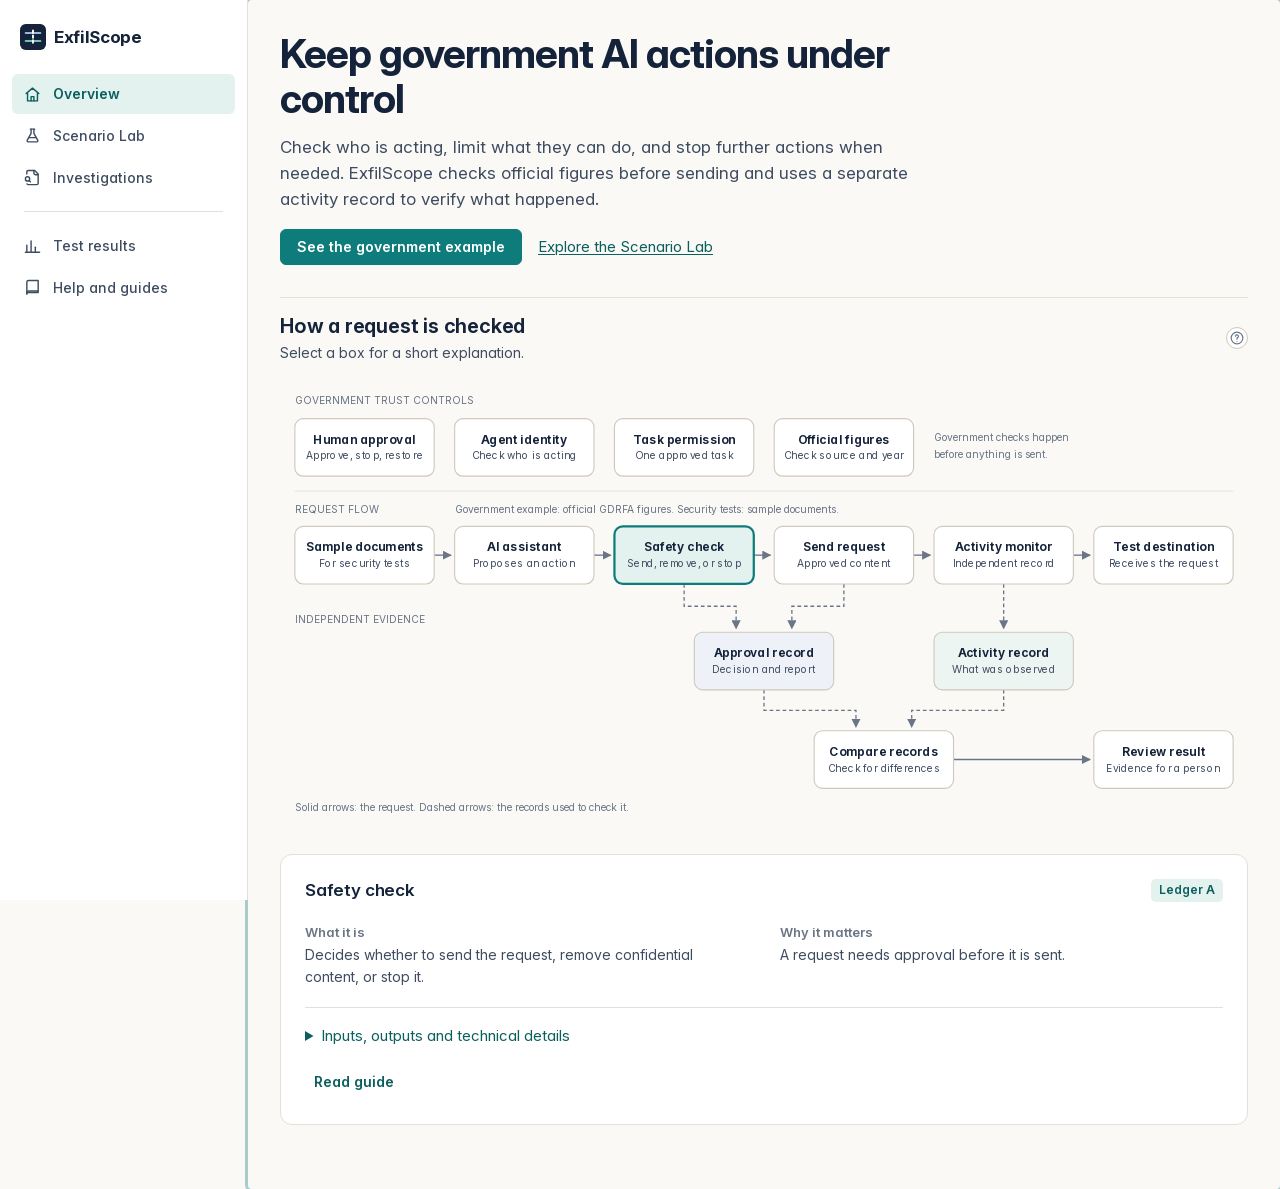
<file: index.html>
<!doctype html>
<html lang="en">
<head>
  <meta charset="utf-8">
  <meta name="viewport" content="width=device-width, initial-scale=1">
  <meta name="exfilscope-mode" content="public">
  <meta http-equiv="Content-Security-Policy" content="default-src 'self'; script-src 'self'; style-src 'self'; img-src 'self' data:; font-src 'self'; connect-src 'self'; object-src 'none'; base-uri 'none'; form-action 'none'">
  <title>ExfilScope</title>
  <meta name="description" content="Keep government AI actions within their permission and check what happened.">
  <link rel="icon" href="static/img/mark.svg" type="image/svg+xml">
  <link rel="stylesheet" href="fonts.css">
  <link rel="stylesheet" href="static/css/app.css">
  <script type="module" src="static/js/app.js"></script>
</head>
<body>
  <a class="skip-link" href="#main">Skip to content</a>
  <div class="shell">
    <header class="topbar">
      <a class="brand" href="#/overview" id="brand-top"></a>
      <button class="btn small" id="menu" aria-expanded="false" aria-controls="rail">Menu</button>
    </header>
    <nav class="rail" id="rail" aria-label="Workspaces">
      <a class="brand" href="#/overview" id="brand"></a>
      <div class="nav" id="nav"></div>
      <div class="rail-foot">
        <p class="rail-note" id="rail-note">Government service demo · public figures and sample records.</p>
      </div>
    </nav>
    <main id="main" tabindex="-1"></main>
  </div>
  <div id="drawer-root"></div>
</body>
</html>
</file>
<file: fonts.css>
@font-face { font-family: "Inter"; font-style: normal; font-weight: 100 900; font-display: swap; src: url("static/fonts/InterVariable.woff2") format("woff2"), local("Inter"); }
@font-face { font-family: "JetBrains Mono"; font-style: normal; font-weight: 400; font-display: swap; src: url("static/fonts/JetBrainsMono-Regular.woff2") format("woff2"), local("JetBrains Mono"); }
@font-face { font-family: "JetBrains Mono"; font-style: normal; font-weight: 500; font-display: swap; src: url("static/fonts/JetBrainsMono-Medium.woff2") format("woff2"), local("JetBrains Mono"); }
@font-face { font-family: "JetBrains Mono"; font-style: normal; font-weight: 600 900; font-display: swap; src: url("static/fonts/JetBrainsMono-SemiBold.woff2") format("woff2"), local("JetBrains Mono"); }
</file>
<file: static/css/app.css>
/* ExfilScope platform. Light theme only (the brief rules out dark mode as primary).
   Inter for every interface word; JetBrains Mono only for identifiers, hashes and JSON. */

[hidden] { display: none !important; }
.skip-link { position: fixed; left: 16px; top: -100px; z-index: 100; background: white; padding: 12px; }
.skip-link:focus { top: 12px; }

:root {
  --paper: #FAF9F6;
  --surface: #FFFFFF;
  --sunken: #F3F1EC;
  --line: #E4E0D8;
  --line-strong: #CFC9BD;
  --ink: #14233A;
  --ink-2: #3E4C61;
  --ink-3: #6A7586;
  --teal: #0E7C7B;
  --teal-ink: #0B5F5E;
  --teal-wash: #E3F1EF;
  --match: #2F7D5B;
  --match-wash: #E6F2EB;
  --mismatch: #B4483A;
  --mismatch-wash: #F8E7E3;
  --unverified: #A66D10;
  --unverified-wash: #FBF1DC;
  --seal: #F6EFD6;
  --seal-ink: #6E5310;
  --plane-a: #EEF2F8;
  --plane-b: #EDF5F3;

  --sans: "Inter", "Segoe UI Variable Text", "Segoe UI", system-ui, -apple-system, sans-serif;
  --mono: "JetBrains Mono", "Cascadia Mono", Consolas, ui-monospace, monospace;

  /* Type scale: 12 / 13 / 14 / 15 (body) / 17 / 20 / 26 / 34 */
  --t-xs: 12px; --t-sm: 13px; --t-md: 14px; --t-body: 15px;
  --t-lg: 17px; --t-xl: 20px; --t-2xl: 26px; --t-3xl: 34px;
  --lh-body: 1.55; --lh-tight: 1.2;

  /* Spacing: 4-point grid */
  --s1: 4px; --s2: 8px; --s3: 12px; --s4: 16px; --s5: 24px; --s6: 32px; --s7: 48px;
  --r-panel: 10px; --r-control: 6px;
  --rail: 248px;
  --focus: 0 0 0 3px rgba(14, 124, 123, 0.35);
}

*, *::before, *::after { box-sizing: border-box; }
html { -webkit-text-size-adjust: 100%; }
body {
  margin: 0; background: var(--paper); color: var(--ink); font-family: var(--sans);
  font-size: var(--t-body); line-height: var(--lh-body); font-feature-settings: "cv11", "ss01";
  -webkit-font-smoothing: antialiased;
}
h1, h2, h3, h4 { margin: 0; line-height: var(--lh-tight); color: var(--ink); letter-spacing: -0.01em; }
h1 { font-size: var(--t-3xl); font-weight: 700; letter-spacing: -0.025em; }
h2 { font-size: var(--t-xl); font-weight: 650; }
h3 { font-size: var(--t-lg); font-weight: 600; }
h4 { font-size: var(--t-md); font-weight: 600; }
p { margin: 0 0 var(--s3); max-width: 72ch; }
a { color: var(--teal-ink); text-underline-offset: 2px; }
code, .mono, pre { font-family: var(--mono); font-size: 0.86em; font-variant-ligatures: none; }
pre { margin: 0; white-space: pre-wrap; word-break: break-all; }
:focus-visible { outline: none; box-shadow: var(--focus); border-radius: 4px; }
.sr-only { position: absolute; width: 1px; height: 1px; overflow: hidden; clip: rect(0 0 0 0); }
@media (prefers-reduced-motion: reduce) { * { animation: none !important; transition: none !important; } }

/* ---- Shell ------------------------------------------------------------------------- */
.shell { display: grid; grid-template-columns: var(--rail) 1fr; min-height: 100vh; }
.rail {
  position: sticky; top: 0; height: 100vh; display: flex; flex-direction: column;
  border-right: 1px solid var(--line); background: var(--surface); padding: var(--s5) var(--s3);
}
.brand { display: flex; align-items: center; gap: var(--s2); padding: 0 var(--s2) var(--s5);
  font-weight: 700; font-size: var(--t-lg); letter-spacing: -0.02em; color: var(--ink);
  text-decoration: none; }
.brand svg { flex: none; }
.nav { display: flex; flex-direction: column; gap: 2px; }
.nav a { display: flex; align-items: center; gap: var(--s3); padding: 9px var(--s3);
  border-radius: var(--r-control); color: var(--ink-2); text-decoration: none; font-weight: 500;
  font-size: var(--t-md); }
.nav a:hover { background: var(--sunken); color: var(--ink); }
.nav a[aria-current="page"] { background: var(--teal-wash); color: var(--teal-ink); font-weight: 600; }
.nav .step { margin-left: auto; font-size: var(--t-xs); color: var(--ink-3); font-variant-numeric: tabular-nums; }
.rail-foot { margin-top: auto; display: grid; gap: var(--s2); }
.health { display: flex; align-items: center; gap: var(--s2); width: 100%; padding: 10px var(--s3);
  border: 1px solid var(--line); border-radius: var(--r-control); background: var(--paper);
  font: inherit; font-size: var(--t-sm); color: var(--ink-2); cursor: pointer; text-align: left; }
.health:hover { border-color: var(--line-strong); }
.dot { width: 8px; height: 8px; border-radius: 50%; flex: none; background: var(--ink-3); }
.dot.ok { background: var(--match); } .dot.warn { background: var(--unverified); }
.dot.bad { background: var(--mismatch); }
.rail-note { font-size: var(--t-xs); color: var(--ink-3); padding: 0 var(--s2); }
.topbar { display: none; }
main { min-width: 0; }
.page { max-width: 1180px; margin: 0 auto; padding: var(--s6) var(--s6) var(--s7); }
.page-head { display: flex; flex-wrap: wrap; align-items: flex-end; justify-content: space-between;
  gap: var(--s4); margin-bottom: var(--s5); }
.page-head p { color: var(--ink-2); margin: var(--s2) 0 0; }
.crumbs { font-size: var(--t-sm); color: var(--ink-3); margin-bottom: var(--s2); }
.crumbs a { color: var(--ink-3); }

/* ---- Primitives -------------------------------------------------------------------- */
.panel { background: var(--surface); border: 1px solid var(--line); border-radius: var(--r-panel);
  padding: var(--s5); }
.panel + .panel, .stack > * + * { margin-top: var(--s4); }
.scenarios > .panel, .grid-2 > .panel, .grid-3 > .panel, .config > .panel { margin-top: 0; }
.panel-head { display: flex; align-items: center; justify-content: space-between; gap: var(--s3);
  margin-bottom: var(--s4); flex-wrap: wrap; }
.panel-head p { margin: 4px 0 0; color: var(--ink-2); font-size: var(--t-md); }
.sunken { background: var(--sunken); border-radius: var(--r-control); padding: var(--s4); }
.muted { color: var(--ink-3); } .soft { color: var(--ink-2); }
.small { font-size: var(--t-sm); } .xsmall { font-size: var(--t-xs); }
.grid-2 { display: grid; grid-template-columns: repeat(2, minmax(0, 1fr)); gap: var(--s4); }
.grid-3 { display: grid; grid-template-columns: repeat(3, minmax(0, 1fr)); gap: var(--s4); }
.row { display: flex; align-items: center; gap: var(--s2); flex-wrap: wrap; }
.spread { display: flex; align-items: center; justify-content: space-between; gap: var(--s3); flex-wrap: wrap; }
.list { margin: 0; padding-left: 1.2em; } .list li + li { margin-top: 6px; }
.plain { list-style: none; margin: 0; padding: 0; }
hr { border: 0; border-top: 1px solid var(--line); margin: var(--s5) 0; }

.btn { display: inline-flex; align-items: center; gap: var(--s2); min-height: 36px; padding: 0 var(--s4);
  border-radius: var(--r-control); border: 1px solid var(--line-strong); background: var(--surface);
  color: var(--ink); font: inherit; font-size: var(--t-md); font-weight: 600; cursor: pointer;
  text-decoration: none; white-space: nowrap; }
.btn:hover { border-color: var(--ink-3); }
.btn.primary { background: var(--teal); border-color: var(--teal); color: #fff; }
.btn.primary:hover { background: var(--teal-ink); }
.btn.ghost { border-color: transparent; background: transparent; color: var(--teal-ink); padding: 0 var(--s2); }
.btn.ghost:hover { background: var(--teal-wash); }
.btn.danger { color: var(--mismatch); }
.btn[disabled] { opacity: 0.5; cursor: not-allowed; }
.btn.small { min-height: 30px; padding: 0 var(--s3); font-size: var(--t-sm); }

.badge { display: inline-flex; align-items: center; gap: 6px; padding: 3px 10px 3px 7px; border-radius: 999px;
  font-size: var(--t-sm); font-weight: 650; border: 1px solid transparent; white-space: nowrap; }
.badge.MATCH { color: var(--match); background: var(--match-wash); border-color: #CBE3D5; }
.badge.MISMATCH { color: var(--mismatch); background: var(--mismatch-wash); border-color: #EECBC4; }
.badge.UNVERIFIED { color: var(--unverified); background: var(--unverified-wash); border: 1px dashed #D9B46B; }
.badge.large { font-size: var(--t-body); padding: 6px 14px 6px 10px; }
.tag { display: inline-flex; align-items: center; gap: 5px; padding: 2px 8px; border-radius: 5px;
  background: var(--sunken); color: var(--ink-2); font-size: var(--t-xs); font-weight: 600; white-space: nowrap; }
.tag.teal { background: var(--teal-wash); color: var(--teal-ink); }
.tag.fault { background: var(--mismatch-wash); color: var(--mismatch); }
.tag.ext { background: #ECE8F6; color: #4B3F7A; }
.decision { font-weight: 700; letter-spacing: 0.01em; }
.seal { display: inline-flex; align-items: center; gap: 6px; padding: 2px 8px; border-radius: 5px;
  background: var(--seal); color: var(--seal-ink); font-family: var(--mono); font-size: var(--t-xs); }
.seal.empty { background: none; border: 1px dashed var(--line-strong); color: var(--ink-3); font-family: var(--sans); }
.id { font-family: var(--mono); font-size: var(--t-xs); color: var(--ink-2); word-break: break-all; }
.icon { flex: none; vertical-align: -3px; }

.field { display: grid; gap: 6px; }
.field label, .field .label { font-size: var(--t-sm); font-weight: 600; color: var(--ink-2); }
.field .hint { font-size: var(--t-xs); color: var(--ink-3); }
select, input[type="search"], input[type="text"], input[type="number"] { font: inherit; font-size: var(--t-md); color: var(--ink);
  min-height: 36px; padding: 0 var(--s3); border: 1px solid var(--line-strong); border-radius: var(--r-control);
  background: var(--surface); max-width: 100%; min-width: 0; }
.segmented { justify-self: start; display: inline-flex; border: 1px solid var(--line-strong); border-radius: var(--r-control); overflow: hidden; }
.segmented button { font: inherit; font-size: var(--t-sm); font-weight: 600; padding: 7px 14px; border: 0;
  background: var(--surface); color: var(--ink-2); cursor: pointer; }
.segmented button + button { border-left: 1px solid var(--line); }
.segmented button[aria-pressed="true"] { background: var(--teal-wash); color: var(--teal-ink); }
.segmented button[disabled] { color: var(--ink-3); cursor: not-allowed; text-decoration: line-through; }

.callout { display: flex; gap: var(--s3); padding: var(--s3) var(--s4); border-radius: var(--r-control);
  border: 1px solid var(--line); background: var(--sunken); font-size: var(--t-md); color: var(--ink-2); }
.callout.warn { background: var(--unverified-wash); border-color: #EBD3A2; color: #6B4709; }
.callout.bad { background: var(--mismatch-wash); border-color: #EECBC4; color: #7C2E24; }
.callout.ok { background: var(--match-wash); border-color: #CBE3D5; color: #1F5A40; }
.callout p:last-child { margin-bottom: 0; }

table { width: 100%; border-collapse: collapse; font-size: var(--t-md); }
th { text-align: left; font-weight: 600; color: var(--ink-3); font-size: var(--t-sm); padding: 8px 10px;
  border-bottom: 1px solid var(--line); white-space: nowrap; }
td { padding: 10px; border-bottom: 1px solid var(--line); vertical-align: top; }
tr.clickable { cursor: pointer; } tr.clickable:hover td { background: var(--paper); }
tr[aria-selected="true"] td { background: var(--teal-wash); }
.table-wrap { overflow-x: auto; }
.num { font-variant-numeric: tabular-nums; text-align: right; }

details.more { border-top: 1px solid var(--line); margin-top: var(--s4); padding-top: var(--s3); }
details.more > summary { cursor: pointer; font-weight: 600; font-size: var(--t-md); color: var(--teal-ink);
  list-style: none; display: flex; align-items: center; gap: 6px; }
details.more > summary::-webkit-details-marker { display: none; }
details.more[open] > summary .icon { transform: rotate(90deg); }
details.more > summary .icon { transition: transform 120ms ease; }

.help { display: inline-flex; align-items: center; justify-content: center; width: 22px; height: 22px;
  border-radius: 50%; border: 1px solid var(--line-strong); background: var(--surface); color: var(--ink-3);
  cursor: pointer; padding: 0; flex: none; }
.help:hover { color: var(--teal-ink); border-color: var(--teal); }
.empty { padding: var(--s6); text-align: center; color: var(--ink-2); border: 1px dashed var(--line-strong);
  border-radius: var(--r-panel); background: var(--surface); }
.empty h3 { margin-bottom: var(--s2); }
.skeleton { height: 14px; border-radius: 4px; background: linear-gradient(90deg, var(--sunken), #ECE9E2, var(--sunken));
  background-size: 200% 100%; animation: shimmer 1.2s infinite linear; }
@keyframes shimmer { to { background-position: -200% 0; } }

/* ---- Drawer (contextual guide) ----------------------------------------------------- */
.drawer-backdrop { position: fixed; inset: 0; background: rgba(20, 35, 58, 0.28); z-index: 40; }
.drawer { position: fixed; top: 0; right: 0; bottom: 0; width: min(520px, 100vw); z-index: 41;
  background: var(--surface); border-left: 1px solid var(--line); overflow-y: auto; padding: var(--s5); }
.drawer .close { position: sticky; top: 0; float: right; }
.qa { display: grid; gap: var(--s4); margin-top: var(--s4); }
.qa h4 { margin-bottom: 4px; }
.qa p { margin: 0; color: var(--ink-2); font-size: var(--t-md); }
.qa .mistake { border-left: 3px solid var(--unverified); padding-left: var(--s3); }

/* ---- Overview ---------------------------------------------------------------------- */
.hero { display: grid; grid-template-columns: minmax(0, 1.05fr) minmax(0, 1fr); gap: var(--s6); align-items: center;
  padding: var(--s6) 0 var(--s5); }
.hero h1 { font-size: 40px; line-height: 1.12; max-width: 17ch; }
.hero .lede { font-size: var(--t-lg); color: var(--ink-2); margin: var(--s4) 0 var(--s5); max-width: 54ch; }
.question-pair { display: grid; gap: var(--s2); }
.claim-vs { display: grid; grid-template-columns: minmax(0, 1fr) auto minmax(0, 1fr); align-items: stretch; gap: var(--s2); }
.claim-card { border: 1px solid var(--line); border-radius: var(--r-panel); padding: var(--s4); background: var(--surface); }
.claim-card h4 { margin-bottom: 4px; }
.claim-card p { margin: 0; font-size: var(--t-md); color: var(--ink-2); }
.claim-card.a { background: var(--plane-a); } .claim-card.b { background: var(--plane-b); }
.versus { display: grid; place-items: center; font-weight: 700; color: var(--ink-3); font-size: var(--t-sm); }
.ideas { display: grid; grid-template-columns: repeat(3, minmax(0, 1fr)); gap: var(--s4); }
.idea h3 { margin: var(--s2) 0; }
.idea p { color: var(--ink-2); font-size: var(--t-md); margin: 0; }
.readiness { display: grid; grid-template-columns: repeat(2, minmax(0, 1fr)); gap: 0 var(--s5); }
.ready-item { display: grid; grid-template-columns: auto 1fr auto; gap: var(--s3); align-items: start;
  padding: var(--s3) 0; border-bottom: 1px solid var(--line); }
.ready-item b { font-size: var(--t-md); font-weight: 600; }
.ready-item .dot { margin-top: 7px; }
.ready-item .detail { font-size: var(--t-sm); color: var(--ink-3); }
.state { font-size: var(--t-xs); font-weight: 650; padding: 2px 8px; border-radius: 5px; white-space: nowrap; }
.state.healthy, .state.running, .state.configured, .state.installed { background: var(--match-wash); color: var(--match); }
.state.missing, .state.unhealthy { background: var(--mismatch-wash); color: var(--mismatch); }
.state.not_required { background: var(--sunken); color: var(--ink-3); }
.modes { display: flex; gap: var(--s2); flex-wrap: wrap; margin-top: var(--s4); }

/* Architecture diagram */
.arch { width: 100%; height: auto; display: block; }
.arch .node rect { fill: var(--surface); stroke: var(--line-strong); stroke-width: 1.2; }
.arch .node text { font-family: var(--sans); fill: var(--ink); }
.arch .node .sub { fill: var(--ink-3); font-size: 11px; }
.arch .node { cursor: pointer; }
.svg-box-content { pointer-events: none; }
.svg-box-label {
  width: 100%; height: 100%; padding: 10px 12px;
  display: flex; flex-direction: column; justify-content: center; align-items: center;
  gap: 5px; text-align: center; color: var(--ink); font-family: var(--sans);
  line-height: 1.25; white-space: normal;
}
.svg-box-label strong, .svg-box-label span { display: block; min-width: 0; max-width: 100%; overflow-wrap: anywhere; }
.svg-box-label strong { font-size: 15px; font-weight: 650; }
.svg-box-label span { font-size: 13px; color: var(--ink-2); }
.svg-box-label.compact { padding: 7px 10px; gap: 4px; }
.svg-box-label.compact strong { font-size: 13px; }
.svg-box-label.compact span { font-size: 11px; }
.arch .node:hover rect, .arch .node:focus rect { stroke: var(--teal); stroke-width: 2; }
.arch .node[aria-pressed="true"] rect { stroke: var(--teal); stroke-width: 2.4; fill: var(--teal-wash); }
.arch .node:focus { outline: none; }
.arch .edge { stroke: var(--ink-3); stroke-width: 1.4; fill: none; }
.arch .edge.evidence { stroke-dasharray: 4 3; }
.arch .zone { fill: none; stroke: var(--line); stroke-dasharray: 2 4; }
.arch .zone-label { font-family: var(--sans); font-size: 11px; fill: var(--ink-3); }
.arch .plane-a rect { fill: var(--plane-a); } .arch .plane-b rect { fill: var(--plane-b); }
.arch-detail { display: grid; grid-template-columns: repeat(2, minmax(0, 1fr)); gap: var(--s3) var(--s5); }
.arch-detail dt { font-size: var(--t-sm); font-weight: 600; color: var(--ink-3); }
.arch-detail dd { margin: 2px 0 0; font-size: var(--t-md); color: var(--ink-2); }

/* ---- Scenario Lab ------------------------------------------------------------------ */
.scenarios { display: grid; grid-template-columns: repeat(2, minmax(0, 1fr)); gap: var(--s4); }
.scenario { display: flex; flex-direction: column; gap: var(--s3); }
.scenario .num-mark { font-variant-numeric: tabular-nums; font-weight: 700; color: var(--ink-3); font-size: var(--t-sm); }
.scenario h3 { font-size: var(--t-lg); }
.scenario .story { color: var(--ink-2); font-size: var(--t-md); margin: 0; }
.scenario .q { font-size: var(--t-md); margin: 0; padding-left: var(--s3); border-left: 3px solid var(--teal); }
.scenario .foot { margin-top: auto; display: flex; justify-content: space-between; align-items: center; gap: var(--s2); flex-wrap: wrap; }
.config { display: grid; grid-template-columns: minmax(0, 1.4fr) minmax(300px, 1fr); gap: var(--s5); align-items: start; }
.config aside { position: sticky; top: var(--s5); }
.kv { display: grid; grid-template-columns: max-content 1fr; gap: 6px var(--s4); font-size: var(--t-md); margin: 0; }
.kv dt { color: var(--ink-3); font-weight: 500; } .kv dd { margin: 0; color: var(--ink); min-width: 0; overflow-wrap: anywhere; }
.inline-error { color: var(--mismatch); font-size: var(--t-sm); margin-top: var(--s2); }

/* ---- Pipeline (the signature element) ---------------------------------------------- */
.pipeline { position: relative; display: grid; grid-template-columns: repeat(6, minmax(0, 1fr)); gap: 0; }
.pipeline .lane-label { grid-column: 1 / -1; font-size: var(--t-xs); font-weight: 600; color: var(--ink-3); padding: 0 0 6px; }
.pstage { position: relative; display: grid; gap: 4px; align-content: start; text-align: left; font: inherit;
  padding: var(--s3); border: 1px solid var(--line); background: var(--surface); cursor: pointer; min-height: 104px;
  color: var(--ink); margin-right: -1px; }
.pstage:first-of-type { border-radius: var(--r-panel) 0 0 var(--r-panel); }
.pstage:last-of-type { border-radius: 0 var(--r-panel) var(--r-panel) 0; margin-right: 0; }
.pstage.plane-a { background: var(--plane-a); } .pstage.plane-b { background: var(--plane-b); }
.pstage.verdict { background: var(--surface); }
.pstage:hover { z-index: 1; border-color: var(--teal); }
.pstage[aria-pressed="true"] { z-index: 2; border-color: var(--teal); box-shadow: inset 0 -3px 0 var(--teal); }
.pstage .k { font-size: var(--t-xs); font-weight: 600; color: var(--ink-3); }
.pstage .v { font-size: var(--t-md); font-weight: 650; overflow-wrap: anywhere; }
.pstage .s { font-size: var(--t-xs); color: var(--ink-2); }
.pstage.differ { box-shadow: inset 0 3px 0 var(--mismatch); }
.pstage.gap { border-style: dashed; }
.pstage .plane { font-size: 11px; color: var(--ink-3); }
.pdetail { margin-top: var(--s3); border: 1px solid var(--line); border-radius: var(--r-panel); padding: var(--s4) var(--s5); background: var(--surface); }
.pdetail h3 { margin-bottom: var(--s2); }

/* Stage list for live execution */
.stages { list-style: none; margin: 0; padding: 0; display: grid; gap: 0; }
.stages li { display: grid; grid-template-columns: 28px 1fr auto; gap: var(--s3); align-items: start; padding: 10px 0;
  border-bottom: 1px solid var(--line); }
.stages li:last-child { border-bottom: 0; }
.stages .label { font-weight: 600; font-size: var(--t-md); }
.stages .detail { font-size: var(--t-sm); color: var(--ink-2); }
.stages .facts { display: flex; flex-wrap: wrap; gap: 4px; margin-top: 4px; }
.stage-state { font-size: var(--t-xs); font-weight: 650; text-transform: none; color: var(--ink-3); }
.stage-state.complete { color: var(--match); } .stage-state.failed { color: var(--mismatch); }
.stage-state.running { color: var(--teal-ink); } .stage-state.unavailable { color: var(--unverified); }
.mark { width: 22px; height: 22px; border-radius: 50%; display: grid; place-items: center; border: 1.5px solid var(--line-strong);
  background: var(--surface); max-width: 100%; min-width: 0; }
.mark.complete { background: var(--match); border-color: var(--match); color: #fff; }
.mark.failed { background: var(--mismatch); border-color: var(--mismatch); color: #fff; }
.mark.unavailable { border-style: dashed; border-color: var(--unverified); color: var(--unverified); }
.mark.running { border-color: var(--teal); border-top-color: transparent; animation: spin 0.9s linear infinite; }
@keyframes spin { to { transform: rotate(360deg); } }
.verdict-side { text-align: right; }
.verdict-side .badge { margin-top: 0; }
.result-pair { display: grid; grid-template-columns: repeat(2, minmax(0, 1fr)); gap: var(--s4); }
.result-pair .big { font-size: var(--t-2xl); font-weight: 700; letter-spacing: -0.02em; margin-top: 4px; }

/* ---- Investigation ----------------------------------------------------------------- */
.inv-layout { display: grid; grid-template-columns: 300px minmax(0, 1fr); gap: var(--s5); align-items: start; }
.collections { display: grid; gap: var(--s2); }
.collection { display: grid; gap: 4px; text-align: left; font: inherit; padding: var(--s3); border: 1px solid var(--line);
  border-radius: var(--r-control); background: var(--surface); cursor: pointer; color: var(--ink); }
.collection:hover { border-color: var(--line-strong); }
.collection[aria-pressed="true"] { border-color: var(--teal); background: var(--teal-wash); }
.collection .t { font-weight: 600; font-size: var(--t-md); }
.collection .m { font-size: var(--t-xs); color: var(--ink-3); }
.band { display: flex; height: 10px; border-radius: 5px; overflow: hidden; background: var(--sunken); }
.band span.MATCH { background: var(--match); } .band span.MISMATCH { background: var(--mismatch); }
.band span.UNVERIFIED { background: repeating-linear-gradient(45deg, var(--unverified) 0 4px, #D9B46B 4px 8px); }
.filters { display: flex; flex-wrap: wrap; gap: var(--s3); align-items: flex-end; margin-bottom: var(--s3); }
.filters input[type="search"] { min-width: 220px; }
.narrative { display: grid; gap: 0; counter-reset: q; }
.narrative > div { display: grid; grid-template-columns: 220px 1fr; gap: var(--s4); padding: var(--s3) 0; border-bottom: 1px solid var(--line); }
.narrative > div:last-child { border-bottom: 0; }
.narrative .q { font-weight: 600; font-size: var(--t-md); color: var(--ink-2); }
.tabs { display: flex; flex-wrap: wrap; gap: var(--s1); border-bottom: 1px solid var(--line); margin: var(--s5) 0 var(--s4); }
.tabs button { font: inherit; font-size: var(--t-md); font-weight: 600; color: var(--ink-3); background: none; border: 0;
  padding: 10px var(--s3); border-bottom: 2px solid transparent; cursor: pointer; white-space: nowrap; }
.tabs button[aria-selected="true"] { color: var(--ink); border-bottom-color: var(--teal); }
.compare { display: grid; grid-template-columns: minmax(0, 1fr) 150px minmax(0, 1fr); border: 1px solid var(--line);
  border-radius: var(--r-panel); overflow: hidden; }
.compare .head { padding: var(--s3) var(--s4); font-weight: 650; font-size: var(--t-md); border-bottom: 1px solid var(--line); }
.compare .head.a { background: var(--plane-a); } .compare .head.b { background: var(--plane-b); }
.compare .head.seam { background: var(--sunken); text-align: center; color: var(--ink-3); font-size: var(--t-sm); }
.compare .cell { padding: 10px var(--s4); border-bottom: 1px solid var(--line); min-width: 0; font-size: var(--t-md); }
.compare .cell .f { display: block; font-size: var(--t-xs); color: var(--ink-3); font-weight: 600; margin-bottom: 2px; }
.compare .cell.seam { display: grid; place-items: center; text-align: center; background: var(--sunken); font-size: var(--t-xs); font-weight: 650; }
.compare .cell.seam.agree { color: var(--match); } .compare .cell.seam.differ { color: var(--mismatch); background: var(--mismatch-wash); }
.compare .cell.seam.na { color: var(--unverified); }
.compare .cell.seam.pair { color: var(--ink-2); }
.compare .cell.differ { background: #FCF3F1; }
.compare .cell.absent { color: var(--ink-3); font-style: italic; }
.compare > :nth-last-child(-n+3) { border-bottom: 0; }
.timeline { position: relative; height: 56px; margin: var(--s4) 0 var(--s2); }
.timeline .track { position: absolute; left: 0; right: 0; top: 20px; height: 10px; border-radius: 5px; background: var(--match-wash); border: 1px solid #CBE3D5; }
.timeline .track.gap { background: var(--unverified-wash); border: 1px dashed #D9B46B; }
.timeline .drain { position: absolute; top: 20px; height: 10px; background: repeating-linear-gradient(90deg, #CBE3D5 0 3px, transparent 3px 6px); border-radius: 0 5px 5px 0; }
.timeline .tick { position: absolute; top: 12px; width: 2px; height: 26px; margin-left: -1px; background: var(--ink); }
.timeline .tick.bound { background: var(--ink-3); width: 1px; }
.timeline .tick.obs { background: var(--teal); width: 4px; margin-left: -2px; }
.timeline .tick.done { background: var(--ink-3); top: 16px; height: 18px; }
.timeline .scale { position: absolute; top: 40px; font-size: var(--t-xs); color: var(--ink-3); }
.timeline .scale.start { left: 0; } .timeline .scale.end { right: 0; }
.timeline-legend { list-style: none; margin: var(--s2) 0 var(--s3); padding: 0; display: flex; flex-wrap: wrap; gap: 6px var(--s4); font-size: var(--t-sm); color: var(--ink-2); }
.timeline-legend li { display: inline-flex; align-items: center; gap: 6px; }
.swatch { display: inline-block; width: 12px; height: 12px; border-radius: 2px; flex: none; }
.swatch.decision { background: var(--ink); width: 3px; height: 14px; }
.swatch.obs { background: var(--teal); width: 4px; height: 14px; }
.swatch.done { background: var(--ink-3); width: 2px; height: 12px; }
.swatch.window { background: var(--match-wash); border: 1px solid #CBE3D5; }
.swatch.window.gap { background: var(--unverified-wash); border: 1px dashed #D9B46B; }
.swatch.drain { background: repeating-linear-gradient(90deg, #CBE3D5 0 3px, transparent 3px 6px); border: 1px solid var(--line); }
.hmac { display: grid; grid-template-columns: repeat(4, minmax(0, 1fr)); gap: var(--s3); align-items: stretch; }
.hmac .step-card { border: 1px solid var(--line); border-radius: var(--r-panel); padding: var(--s3); background: var(--surface); }
.hmac .step-card h4 { margin-bottom: var(--s2); }
.hmac pre { font-size: 11.5px; background: var(--sunken); padding: var(--s2); border-radius: 5px; color: var(--ink); }
.checklist { display: grid; gap: var(--s2); counter-reset: item; }
.check-q { border: 1px solid var(--line); border-radius: var(--r-control); padding: var(--s3) var(--s4); background: var(--surface); }
.check-q > summary { cursor: pointer; font-weight: 600; font-size: var(--t-md); list-style: none; display: flex; gap: var(--s3); align-items: baseline; }
.check-q > summary::-webkit-details-marker { display: none; }
.check-q .n { font-variant-numeric: tabular-nums; color: var(--ink-3); min-width: 1.6em; }
.check-q .where { margin: var(--s2) 0 0 2.2em; font-size: var(--t-sm); color: var(--ink-2); }
.check-q label { display: flex; gap: var(--s2); align-items: center; margin: var(--s2) 0 0 2.2em; font-size: var(--t-sm); }
.concl { display: grid; grid-template-columns: repeat(2, minmax(0, 1fr)); gap: var(--s4); }
.concl ul { margin: 0; padding-left: 1.1em; font-size: var(--t-md); color: var(--ink-2); }
.concl li + li { margin-top: 6px; }
.trust-table td:first-child { font-variant-numeric: tabular-nums; color: var(--ink-3); }

/* ---- Research ---------------------------------------------------------------------- */
.stat-line { display: flex; flex-wrap: wrap; gap: var(--s5); align-items: baseline; }
.stat { display: grid; }
.stat b { font-size: var(--t-2xl); font-weight: 700; letter-spacing: -0.02em; font-variant-numeric: tabular-nums; }
.stat span { font-size: var(--t-sm); color: var(--ink-3); }
.bar-row { display: grid; grid-template-columns: 120px 1fr 48px; gap: var(--s3); align-items: center; font-size: var(--t-md); }
.bar-row .bar { height: 12px; border-radius: 3px; background: var(--sunken); overflow: hidden; }
.bar-row .bar span { display: block; height: 100%; }
.provenance { font-size: var(--t-xs); color: var(--ink-3); margin-top: var(--s3); }
.timeline-v { list-style: none; padding: 0; margin: 0; border-left: 2px solid var(--line); }
.timeline-v li { position: relative; padding: 0 0 var(--s4) var(--s5); }
.timeline-v li::before { content: ""; position: absolute; left: -7px; top: 4px; width: 12px; height: 12px; border-radius: 50%;
  background: var(--surface); border: 2px solid var(--ink-3); }
.timeline-v li.FAILED::before { border-color: var(--mismatch); background: var(--mismatch-wash); }
.timeline-v li.CORRECTED_FINAL_LIVE_VERIFIED::before, .timeline-v li.EXECUTED_ONCE::before { border-color: var(--match); }

/* ---- Learning center --------------------------------------------------------------- */
.learn { display: grid; grid-template-columns: 280px minmax(0, 1fr); gap: var(--s5); align-items: start; }
.guide-list { position: sticky; top: var(--s5); display: grid; gap: 1px; max-height: calc(100vh - 48px); overflow-y: auto; }
.guide-list a { display: grid; grid-template-columns: 26px 1fr; padding: 7px var(--s2); border-radius: var(--r-control);
  text-decoration: none; color: var(--ink-2); font-size: var(--t-md); }
.guide-list a:hover { background: var(--sunken); }
.guide-list a[aria-current="page"] { background: var(--teal-wash); color: var(--teal-ink); font-weight: 600; }
.guide-list .n { font-variant-numeric: tabular-nums; color: var(--ink-3); font-size: var(--t-sm); }
.guide-body { max-width: 760px; }
.guide-body .simple { font-size: 16px; }
.guide-body h2 { margin: var(--s5) 0 var(--s3); }
.example { border: 1px solid var(--line); border-radius: var(--r-panel); padding: var(--s4); background: var(--surface); margin: var(--s4) 0; }


/* ---- Scenario Lab workbench and animated stage --------------------------------------- */
.nav-sep { height: 1px; background: var(--line); margin: var(--s3) var(--s3); }
.group { margin-top: var(--s6); }
.group:first-of-type { margin-top: 0; }
.group-head { margin-bottom: var(--s4); }
.group-head p { color: var(--ink-2); margin: 4px 0 0; font-size: var(--t-md); }
.workbench { display: grid; grid-template-columns: minmax(260px, 300px) minmax(0, 1fr); gap: var(--s5); align-items: start; }
.wb-side > .panel + .panel { margin-top: var(--s4); }
.wb-side .segmented { display: grid; width: 100%; }
.wb-side .segmented button + button { border-left: 0; border-top: 1px solid var(--line); }
.wb-side .segmented button { text-align: left; }
.wb-side .q { font-size: var(--t-md); margin: var(--s3) 0; padding-left: var(--s3); border-left: 3px solid var(--teal); }
.wb-main { min-width: 0; display: grid; grid-template-columns: minmax(0, 1fr); gap: var(--s4); }
.wb-main > *, .stage > * { min-width: 0; }
.wb-main > :empty { display: none; }
.wb-note { margin: 0; }
.stage { container-type: inline-size; background: var(--surface); color: var(--ink); border: 1px solid var(--line); border-radius: var(--r-panel); padding: var(--s4) var(--s5) var(--s5);
  box-shadow: 0 1px 2px rgba(20, 35, 58, 0.04); }
.stage h3 { color: var(--ink); font-size: var(--t-xl); margin-top: 2px; }
.stage-head { display: flex; justify-content: space-between; align-items: flex-start; gap: var(--s3); flex-wrap: wrap; margin-bottom: var(--s3); }
.stage-kicker { font-size: var(--t-xs); font-weight: 600; letter-spacing: 0.05em; text-transform: uppercase; color: var(--ink-3); }
.stage-source { font-size: var(--t-xs); font-weight: 650; padding: 3px 10px; border-radius: 999px; border: 1px solid var(--line-strong); color: var(--ink-2); background: var(--paper); white-space: nowrap; }
.stage-source.replay { border-color: #BFE0DC; background: var(--teal-wash); color: var(--teal-ink); }
.stage-source.live { border-color: #C7D8F2; background: var(--plane-a); color: #2D5A9E; }
.stage-source.awaiting { border-style: dashed; border-color: #D9B46B; background: var(--unverified-wash); color: #7A5208; animation: await-pulse 1.8s ease-in-out infinite; }
@keyframes await-pulse { 50% { opacity: 0.55; } }
.stage-canvas { border-radius: 8px; overflow: hidden; border: 1px solid var(--line); background: #F8FAFC; }
.stage-svg { display: block; width: 100%; height: auto; font-family: var(--sans); }
.stage-svg .mono { font-family: var(--mono); }
.stage-steps { list-style: none; margin: var(--s3) 0 0; padding: 0; display: grid; grid-template-columns: repeat(8, minmax(0, 1fr)); gap: 6px; }
.stage-steps button { width: 100%; height: 40px; display: flex; align-items: center; gap: 6px; padding: 0 10px; font: inherit; font-size: var(--t-sm); font-weight: 600;
  color: var(--ink-2); background: var(--surface); border: 1px solid var(--line); border-radius: var(--r-control); cursor: pointer; white-space: nowrap; overflow: hidden; }
.stage-steps .t { overflow: hidden; text-overflow: ellipsis; }
.stage-steps button:hover:not([disabled]) { border-color: var(--line-strong); }
.stage-steps .n { flex: none; display: inline-grid; place-items: center; width: 20px; height: 20px; border-radius: 50%; background: var(--sunken);
  color: var(--ink-3); font-size: var(--t-xs); font-weight: 700; font-variant-numeric: tabular-nums; }
.stage-steps .seen .n { background: var(--teal-wash); color: var(--teal-ink); }
.stage-steps .current button { border-color: var(--teal); background: var(--teal-wash); color: var(--teal-ink); }
.stage-steps .current .n { background: var(--teal); color: #fff; }
.stage-steps button[disabled] { opacity: 0.5; cursor: not-allowed; }
.stage-caption { color: var(--ink-2); font-size: var(--t-body); margin: var(--s4) 0 var(--s3); max-width: 80ch; min-height: 3.1em; }
.stage-controls { display: flex; flex-wrap: wrap; gap: var(--s2); align-items: center; padding-top: var(--s3); border-top: 1px solid var(--line); }
/* Tiles follow the stage's own width: one row of eight when they fit, else two of four. */
@container (max-width: 900px) { .stage-steps { grid-template-columns: repeat(4, minmax(0, 1fr)); } }
.stage select { min-height: 30px; font-size: var(--t-sm); margin-left: auto; }
.recorded { display: grid; gap: var(--s2); }
.recorded-item { display: grid; grid-template-columns: 1fr auto; gap: 2px var(--s2); align-items: center; text-align: left; font: inherit; padding: var(--s2) var(--s3);
  border: 1px solid var(--line); border-radius: var(--r-control); background: var(--surface); cursor: pointer; color: var(--ink); }
.recorded-item:hover { border-color: var(--line-strong); }
.recorded-item[aria-pressed="true"] { border-color: var(--teal); background: var(--teal-wash); }
.recorded-item .t { font-weight: 600; font-size: var(--t-sm); }
.recorded-item .m { grid-column: 1; font-size: var(--t-xs); color: var(--ink-3); }
.recorded-item .badge { grid-column: 2; grid-row: 1 / span 2; }
.run-strip .run-latest { margin: var(--s2) 0 0; }
.run-status { font-size: var(--t-xs); font-weight: 650; padding: 2px 8px; border-radius: 5px; background: var(--sunken); color: var(--ink-2); white-space: nowrap; }
.run-status.running { background: var(--teal-wash); color: var(--teal-ink); }
.run-status.succeeded { background: var(--match-wash); color: var(--match); }
.run-status.failed, .run-status.timed_out, .run-status.interrupted { background: var(--mismatch-wash); color: var(--mismatch); }
.run-status.cancelled { background: var(--unverified-wash); color: var(--unverified); }
.stages.compact { grid-template-columns: repeat(3, minmax(0, 1fr)); gap: 6px var(--s3); margin-top: var(--s3); }
.stages.compact li { grid-template-columns: 22px 1fr; padding: 4px 0; border: 0; font-size: var(--t-sm); align-items: center; }
.stages.compact .mark { width: 18px; height: 18px; }

/* ---- Synthetic data explorer ------------------------------------------------------------ */
.explorer { display: grid; grid-template-columns: 300px minmax(0, 1fr); grid-template-areas: "list doc" "meta doc"; gap: var(--s4) var(--s5); align-items: start; }
.explorer > .doc-list { grid-area: list; } .explorer > .doc { grid-area: doc; } .explorer > .meta { grid-area: meta; }
.doc-list { display: grid; gap: var(--s1); }
.doc-list a { display: grid; gap: 2px; padding: var(--s2) var(--s3); border-radius: var(--r-control); border: 1px solid transparent; text-decoration: none; color: var(--ink); }
.doc-list a:hover { background: var(--sunken); }
.doc-list a[aria-current="page"] { background: var(--teal-wash); border-color: #BFE0DC; }
.doc-list .t { font-weight: 600; font-size: var(--t-md); }
.doc-list .m { font-size: var(--t-xs); color: var(--ink-3); }
.doc-head { display: flex; justify-content: space-between; gap: var(--s3); align-items: flex-start; flex-wrap: wrap; }
.doc-head h2 { margin-top: 4px; font-size: var(--t-2xl); }
.doc-meta { display: grid; grid-template-columns: repeat(3, minmax(0, 1fr)); gap: var(--s3) var(--s4); margin: var(--s4) 0; padding: var(--s3) 0;
  border-top: 1px solid var(--line); border-bottom: 1px solid var(--line); }
.doc-meta dt { font-size: var(--t-xs); font-weight: 600; color: var(--ink-3); }
.doc-meta dd { margin: 2px 0 0; font-size: var(--t-md); overflow-wrap: anywhere; }
.doc-section { margin-top: var(--s5); }
.doc-section h3 { margin-bottom: var(--s2); }
.doc-fields th { width: 38%; color: var(--ink-3); font-weight: 600; white-space: normal; }
.doc-fields { table-layout: fixed; }
.doc-fields th, .doc-fields td { padding: 7px 10px 7px 0; font-size: var(--t-md); overflow-wrap: anywhere; }
.excerpt blockquote { margin: 0; padding: var(--s3) var(--s4); border-left: 3px solid var(--teal); background: var(--sunken); border-radius: 0 var(--r-control) var(--r-control) 0;
  font-family: var(--mono); font-size: var(--t-sm); color: var(--ink-2); overflow-wrap: anywhere; }
/* The marker may wrap inside its table cell or paragraph, so a long category never widens
   the page on a phone; the background follows each wrapped line. */
.secret-mark { display: inline; padding: 1px 6px; border-radius: 4px; background: var(--seal); color: var(--seal-ink);
  font-family: var(--mono); font-size: 0.86em; font-weight: 600; overflow-wrap: anywhere;
  -webkit-box-decoration-break: clone; box-decoration-break: clone; }
.secret-mark .icon { margin-right: 4px; vertical-align: -1px; }

/* ---- Investigation workflow ------------------------------------------------------------- */
.flow { list-style: none; margin: 0 0 var(--s2); padding: 0; display: flex; flex-wrap: wrap; gap: var(--s2) var(--s5); font-size: var(--t-sm); color: var(--ink-2); }
.flow li { display: inline-flex; gap: var(--s2); align-items: center; }
.flow .n { display: inline-grid; place-items: center; width: 20px; height: 20px; border-radius: 50%; background: var(--teal-wash); color: var(--teal-ink); font-weight: 700; font-size: var(--t-xs); }
.filters .grow { flex: 1 1 240px; }
.filter-selects { display: contents; }
.filters .grow input { width: 100%; }
.case-facts { margin: 0; padding: 0; list-style: none; counter-reset: fact; display: grid; }
.case-facts li { display: grid; grid-template-columns: 220px 1fr; gap: var(--s4); padding: var(--s3) 0; border-bottom: 1px solid var(--line); font-size: var(--t-md); counter-increment: fact; }
.case-facts li:last-child { border-bottom: 0; }
.case-facts .k { font-weight: 600; color: var(--ink-2); }
.case-facts .k::before { content: counter(fact) ". "; color: var(--ink-3); font-variant-numeric: tabular-nums; }
.case-nav { margin-top: var(--s4); }
.panel h2.sr-only + .tabs { margin-top: 0; }
@media (min-width: 1360px) { .scenarios { grid-template-columns: repeat(3, minmax(0, 1fr)); } }

/* ---- Responsive -------------------------------------------------------------------- */
@media (max-width: 1100px) {
  .inv-layout, .learn, .config, .workbench, .explorer { grid-template-columns: minmax(0, 1fr); }
  .explorer { grid-template-areas: "list" "doc" "meta"; }
  .wb-main { order: -1; }
  .guide-list, .config aside { position: static; max-height: none; }
  .hmac { grid-template-columns: repeat(2, minmax(0, 1fr)); }
}
@media (max-width: 900px) {
  .shell { grid-template-columns: minmax(0, 1fr); }
  .rail { position: fixed; z-index: 30; width: min(300px, 86vw); transform: translateX(-100%); transition: transform 160ms ease; }
  .rail.open { transform: none; }
  .topbar { display: flex; align-items: center; justify-content: space-between; gap: var(--s3); position: sticky; top: 0; z-index: 20;
    padding: 10px var(--s4); background: var(--surface); border-bottom: 1px solid var(--line); }
  .page { padding: var(--s5) var(--s4) var(--s7); }
  .hero { grid-template-columns: minmax(0, 1fr); gap: var(--s5); padding-top: var(--s3); }
  .hero h1 { font-size: 30px; }
  .scenarios, .ideas, .grid-3, .readiness, .result-pair, .concl, .arch-detail { grid-template-columns: minmax(0, 1fr); }
  .grid-2 { grid-template-columns: minmax(0, 1fr); }
  .pipeline { grid-template-columns: repeat(2, minmax(0, 1fr)); gap: var(--s2); }
  .pstage, .pstage:first-of-type, .pstage:last-of-type { border-radius: var(--r-control); margin: 0; }
  .narrative > div, .case-facts li { grid-template-columns: minmax(0, 1fr); gap: 4px; }
  .doc-meta, .stages.compact { grid-template-columns: repeat(2, minmax(0, 1fr)); }
  .stage { padding: var(--s3); }
  .verdict-side { text-align: left; }
  .verdict-side > * + * { margin-top: var(--s2); }
  .compare { grid-template-columns: minmax(0, 1fr) 92px minmax(0, 1fr); }
  .compare .cell { padding: 8px 10px; font-size: var(--t-sm); }
  .bar-row { grid-template-columns: 96px 1fr 40px; }
}
@media (max-width: 520px) {
  h1 { font-size: var(--t-2xl); }
  .compare { grid-template-columns: minmax(0, 1fr); }
  .compare .head.seam { display: none; }
  .compare .cell.seam { justify-content: start; place-items: start; padding-top: 2px; }
  .claim-vs { grid-template-columns: minmax(0, 1fr); }
  .btn { white-space: normal; text-align: left; padding-top: 6px; padding-bottom: 6px; }
  .segmented { flex-wrap: wrap; }
  .segmented button + button { border-left: 0; }
  .hmac { grid-template-columns: minmax(0, 1fr); }
  .stages li { grid-template-columns: 24px 1fr; }
  /* Phones: keep canvas labels readable by scrolling the scene sideways inside the stage,
     and turn the scene list into one swipeable row. */
  .stage-canvas { overflow-x: auto; }
  .stage-svg { min-width: 640px; }
  .stage-steps { grid-template-columns: none; grid-auto-flow: column; grid-auto-columns: 112px; overflow-x: auto; padding-bottom: 4px; }
  .doc-meta, .stages.compact { grid-template-columns: minmax(0, 1fr); }
  .stage select { margin-left: 0; }
  .stages li .stage-state { grid-column: 2; }
}

.stage-html { padding: clamp(.75rem, 3vw, 1.6rem); background: #f5f8fa; }
.stage-html[hidden] { display: none; }
.proposal-card { max-width: 43rem; margin: auto; background: #fff; border: 1px solid #5279af; border-radius: .65rem; padding: clamp(.8rem, 3vw, 1.5rem); }
.proposal-card h4, .proposal-card p { margin: 0; }
.proposal-card dl { margin: .8rem 0; }
.proposal-row { display: grid; grid-template-columns: minmax(8rem, 1fr) minmax(0, 2fr); gap: .5rem; padding: .35rem 0; border-bottom: 1px solid #e0e6eb; }
.proposal-row dt, .proposal-row dd { margin: 0; overflow-wrap: anywhere; }
.proposal-row dt { font-weight: 600; }
.trust-flow { display: grid; justify-items: center; }
.trust-node { text-align: center; padding: .45rem .65rem; border: 1px solid #bac8d5; border-radius: .5rem; background: white; overflow-wrap: anywhere; }
.trust-node.accept { border-color: #287455; background: #eff8f2; }
.trust-node.reject { border-color: #a24335; background: #fff4f1; }
.trust-connector { display: block; position: relative; width: 2px; height: 1.15rem; background: #546b82; margin: 0 auto; }
.trust-connector::after { content: ""; position: absolute; bottom: 2px; left: -3px; width: 8px; height: 8px; border-right: 2px solid #546b82; border-bottom: 2px solid #546b82; transform: rotate(45deg); }
.trust-branches { width: 100%; display: grid; grid-template-columns: repeat(2, minmax(0, 1fr)); gap: .65rem; position: relative; padding-top: .7rem; }
.trust-branches::before { content: ""; position: absolute; top: 0; left: 50%; height: .7rem; border-left: 2px solid #546b82; }
.trust-branches::after { content: ""; position: absolute; top: .7rem; left: calc(25% - .1625rem); right: calc(25% - .1625rem); border-top: 2px solid #546b82; }
.trust-attempts { margin: .9rem 0 0; padding-left: 1.5rem; font-size: .88rem; }
.trust-attempts li span { display: block; }
.trust-chain { padding-left: 1.4rem; }
.trust-chain li { margin-bottom: .35rem; overflow-wrap: anywhere; }
.mandate-card { border-left: 3px solid var(--teal, #0f766e); margin: 10px 0; }
.mandate-title { margin: 4px 0 8px; }
.mandate-facts { display: grid; grid-template-columns: max-content 1fr; gap: 4px 14px; margin: 0 0 8px; }
.mandate-facts dt { color: var(--muted, #667); }
.mandate-facts dd { margin: 0; overflow-wrap: anywhere; }
@media (max-width: 520px) { .mandate-facts { grid-template-columns: 1fr; } .mandate-facts dd { margin-bottom: 6px; } }
@media (max-width: 520px) {
  .proposal-row { grid-template-columns: minmax(0, 1fr); gap: .1rem; }
}

.operator-panel:empty { display: none; }
.operator-panel { border-top: 1px solid var(--line); margin-top: 1rem; padding-top: 1rem; }
.proof-grid { display: grid; grid-template-columns: repeat(2, minmax(0, 1fr)); gap: 1rem; }
.proof-grid dt { font-weight: 650; margin-bottom: .3rem; }
.proof-grid dd { margin: 0; overflow-wrap: anywhere; }
@media (max-width: 600px) { .proof-grid { grid-template-columns: 1fr; } }

/* The workspace uses headings and separators for reading, surfaces for interaction. */
.hero.intro { display: block; padding: 0 0 var(--s6); }
.hero.intro h1 { max-width: 28ch; }
.hero.intro .lede { margin: var(--s3) 0 var(--s4); max-width: 63ch; }
.hero.intro .row { gap: var(--s3) var(--s4); }
.section-rule { border-top: 1px solid var(--line); padding: var(--s4) 0; min-width: 0; }
.architecture-detail { margin-top: var(--s4); border-left: 3px solid var(--teal); padding: var(--s3) 0 var(--s3) var(--s4); }
.disclosure { min-width: 0; border-top: 1px solid var(--line); }
.disclosure > summary { padding: var(--s3) 0; color: var(--teal-ink); font-weight: 650; cursor: pointer; }
.disclosure-body { min-width: 0; padding: 0 0 var(--s4); }
.disclosure-body > .disclosure { margin-top: var(--s3); }
.supporting-links { margin-top: var(--s4); }
.eyebrow { font-size: var(--t-sm); font-weight: 650; color: var(--ink-2); }
.demo-list, .scenario-list { margin: 0 0 var(--s4); padding: 0; list-style: none; }
.demo-list li, .scenario-list li { padding: var(--s4) 0; border-top: 1px solid var(--line); }
.demo-list h2 { font-size: var(--t-xl); }
.demo-list p { margin: 4px 0 0; color: var(--ink-2); }
.scenario-list li { padding: var(--s2) 0; }
.case-workspace { display: grid; gap: var(--s3); min-width: 0; }
.case-workspace > :empty, [aria-live="polite"]:empty { display: none; }
.case-workspace .recorded-item { background: transparent; border: 0; border-bottom: 1px solid var(--line); border-radius: 0; }
.case-workspace .recorded-item[aria-pressed="true"] { background: var(--teal-wash); }
.case-workspace .stage { border: 0; padding: 0; background: transparent; }
.stage-source { padding: 0; border: 0; border-radius: 0; }
.stage-source.replay, .stage-source.live { background: transparent; }
.government-brief { max-width: 75ch; margin: 0 0 var(--s5); }
.government-brief h2 { margin: var(--s2) 0; }
.government-brief p { margin: var(--s2) 0; }
.source-list { padding-left: 1.25em; margin: var(--s3) 0; }
.source-list li + li { margin-top: 3px; }
.evidence-rows { margin: var(--s3) 0; }
.evidence-rows > div { display: grid; grid-template-columns: minmax(9rem, .32fr) minmax(0, 1fr); gap: var(--s3); padding: var(--s3) 0; border-bottom: 1px solid var(--line); }
.evidence-rows > div:first-child { border-top: 1px solid var(--line); }
.evidence-rows dt { font-weight: 650; }
.evidence-rows dd { margin: 0; overflow-wrap: anywhere; }
.result-line { border-top: 1px solid var(--line); padding-top: var(--s3); }
.findings-table th[scope="row"] { white-space: normal; }
.learn > .disclosure { border: 0; }
.learn .guide-list { position: static; }
.guide-list [hidden] { display: none; }
.guide-body .example { background: transparent; border: 0; padding: 0; }
.doc-list a[aria-current="page"] { border-color: transparent; }
.check-q { background: transparent; border: 0; border-bottom: 1px solid var(--line); border-radius: 0; padding-left: 0; padding-right: 0; }
.planner-content .callout { border: 0; padding-left: 0; background: transparent; }
@media (max-width: 760px) {
  .hero.intro { padding-bottom: var(--s4); }
  .evidence-rows > div { grid-template-columns: minmax(0, 1fr); gap: 3px; }
  .findings-table { table-layout: fixed; }
  .findings-table th, .findings-table td { padding-inline: 6px; white-space: normal; overflow-wrap: anywhere; }
}

/* Keep the architecture aligned and legible instead of shrinking its labels on phones. */
.architecture-canvas { min-width: 0; overflow-x: auto; }
.architecture-canvas:focus-visible { outline: 2px solid var(--teal); outline-offset: 4px; }
.arch .arch-divider { stroke: var(--line); stroke-width: 1; }
@media (max-width: 1000px) {
  .architecture-canvas .arch { min-width: 900px; }
}

/* Jury-facing surfaces: one clear action per scenario and concise proof before details. */
.scenario-feature, .scenario-card, .proof-summary, .architecture-detail {
  background: var(--surface); border: 1px solid var(--line); border-radius: 12px;
}
.scenario-feature { padding: 24px; display: flex; flex-direction: column; gap: 14px; align-items: flex-start; border-top: 3px solid var(--teal); }
.scenario-feature p { margin: 10px 0 0; color: var(--ink-2); }
.scenario-feature .eyebrow { margin: 0 0 12px; color: var(--teal-ink); }
.scenario-feature .card-actions { margin-top: 4px; }
.scenario-feature > .btn { flex: none; }
.catalog-section { margin: 32px 0; }
.catalog-section > p { margin: 10px 0 22px; }
.scenario-cards { display: grid; grid-template-columns: repeat(3, minmax(0, 1fr)); gap: 22px; margin: 22px 0 30px; }
.scenario-card { padding: 24px; display: flex; flex-direction: column; gap: 14px; min-width: 0; }
.scenario-card h3 { font-size: 20px; line-height: 1.35; }
.scenario-card p { margin: 0; }
.scenario-card .card-description { color: var(--ink-2); flex: 1; }
.card-actions { margin-top: 18px; display: flex; align-items: center; justify-content: space-between; gap: 12px; }
.card-actions .ghost { padding-left: 0; }
.additional-demos { list-style: none; padding: 0; margin: 8px 0 30px; display: grid; gap: 24px; }
.additional-demos p { margin: 8px 0 0; color: var(--ink-2); }
.architecture-detail { margin-top: 28px; padding: 24px; }
.architecture-detail .arch-detail { margin: 20px 0; gap: 20px 32px; }
.component-technical { border-top: 1px solid var(--line); padding-top: 16px; margin-bottom: 16px; }
.component-technical > summary { cursor: pointer; color: var(--teal-ink); }
.proof-summary { padding: 0 26px; }
.proof-item { display: grid; grid-template-columns: minmax(0, 1fr) auto; align-items: center; gap: 28px; padding: 26px 0; }
.proof-item + .proof-item { border-top: 1px solid var(--line); }
.proof-item h2 { margin-bottom: 10px; }
.proof-item p { margin: 0; max-width: 65ch; color: var(--ink-2); }
.proof-item > a { white-space: nowrap; }
.proof-scope { margin: 24px 0 28px; font-size: 14px; }
@media (max-width: 1100px) { .scenario-cards { grid-template-columns: repeat(2, minmax(0, 1fr)); } }
@media (max-width: 760px) {
  .scenario-cards { grid-template-columns: minmax(0, 1fr); gap: 18px; }
  .scenario-feature { flex-direction: column; align-items: flex-start; }
  .architecture-detail { padding: 20px; }
  .proof-item { grid-template-columns: minmax(0, 1fr); gap: 14px; }
  .proof-summary { padding: 0 20px; }
}

.case-workspace { gap: 24px; }

/* Keep descriptions inside their panels without hiding or truncating the words. */
.architecture-detail, .arch-detail > div, .panel-head > div, .proposal-row > *,
.trust-branches > div, .pstage, .proof-item > div { min-width: 0; }
.architecture-detail, .pstage .s, .compare .cell, .stage-caption,
.trust-node, .proof-item p { overflow-wrap: anywhere; }
.stage > .disclosure { margin: 0 0 var(--s4); }
.stage-steps button { min-height: 44px; height: auto; padding-block: 8px; }
.stage-steps .t { white-space: normal; overflow: visible; text-overflow: clip; overflow-wrap: anywhere; }
.architecture-canvas { padding-block: var(--s2); }
@media (max-width: 760px) {
  .architecture-canvas .arch { min-width: 1042px; }
}

/* A presentation starts with the walkthrough; results stay behind an explicit tab. */
.government-workspace { gap: 24px; }
.government-tabs { display: flex; gap: 8px; padding-bottom: 12px; border-bottom: 1px solid var(--line); }
.government-tabs button {
  min-height: 48px; padding: 10px 24px; border: 1px solid var(--line-strong);
  border-radius: 8px; background: var(--surface); color: var(--ink-2);
  font: inherit; font-size: 17px; font-weight: 650; cursor: pointer;
}
.government-tabs button[aria-selected="true"] { background: var(--teal); border-color: var(--teal); color: white; }
.government-tabs button:hover { border-color: var(--teal); }
.government-walkthrough, .government-results { display: grid; gap: 28px; min-width: 0; }
.government-walkthrough > :empty, .government-results > :empty { display: none; }
.government-walkthrough .stage h3 { font-size: 24px; }
.government-walkthrough .stage-caption { font-size: 17px; line-height: 1.6; max-width: 68ch; }
.government-walkthrough .stage-controls .btn { min-height: 44px; font-size: 16px; padding-inline: 16px; }
.government-walkthrough .stage-controls { border-top: 0; border-bottom: 1px solid var(--line); padding-top: 0; padding-bottom: 14px; margin-bottom: 18px; }
.government-walkthrough .stage-controls .btn:not(.ghost) { background: var(--teal); border-color: var(--teal); color: white; }
.government-walkthrough .stage-source { font-size: 12px; color: var(--ink-3); }
.government-walkthrough .stage > .disclosure > summary { font-size: 13px; color: var(--ink-3); }
.government-brief { max-width: none; margin: 0; }
.government-brief h2 { font-size: 24px; }
.government-result-note { color: var(--ink-2); margin-top: 10px; }
.government-brief .evidence-rows > div { grid-template-columns: minmax(160px, .4fr) minmax(0, 1fr); padding-block: 22px; gap: 24px; }
.government-brief .evidence-rows dt, .government-brief .evidence-rows dd { font-size: 17px; line-height: 1.6; }
.government-brief .evidence-rows dd { display: flex; align-items: center; flex-wrap: wrap; gap: 10px 16px; }
.government-source { color: var(--ink-3); }
.government-extra > .disclosure > summary, .government-results > .disclosure > summary { color: var(--ink-3); font-size: 14px; }
.government-evidence { border-top: 1px solid var(--line); padding-top: 24px; }
.government-evidence .btn { min-height: 44px; white-space: normal; }
@media (max-width: 600px) {
  .government-tabs button { flex: 1; padding-inline: 12px; }
  .government-brief .evidence-rows > div { grid-template-columns: minmax(0, 1fr); gap: 6px; }
  .government-walkthrough .stage h3 { font-size: 21px; }
}
</file>
